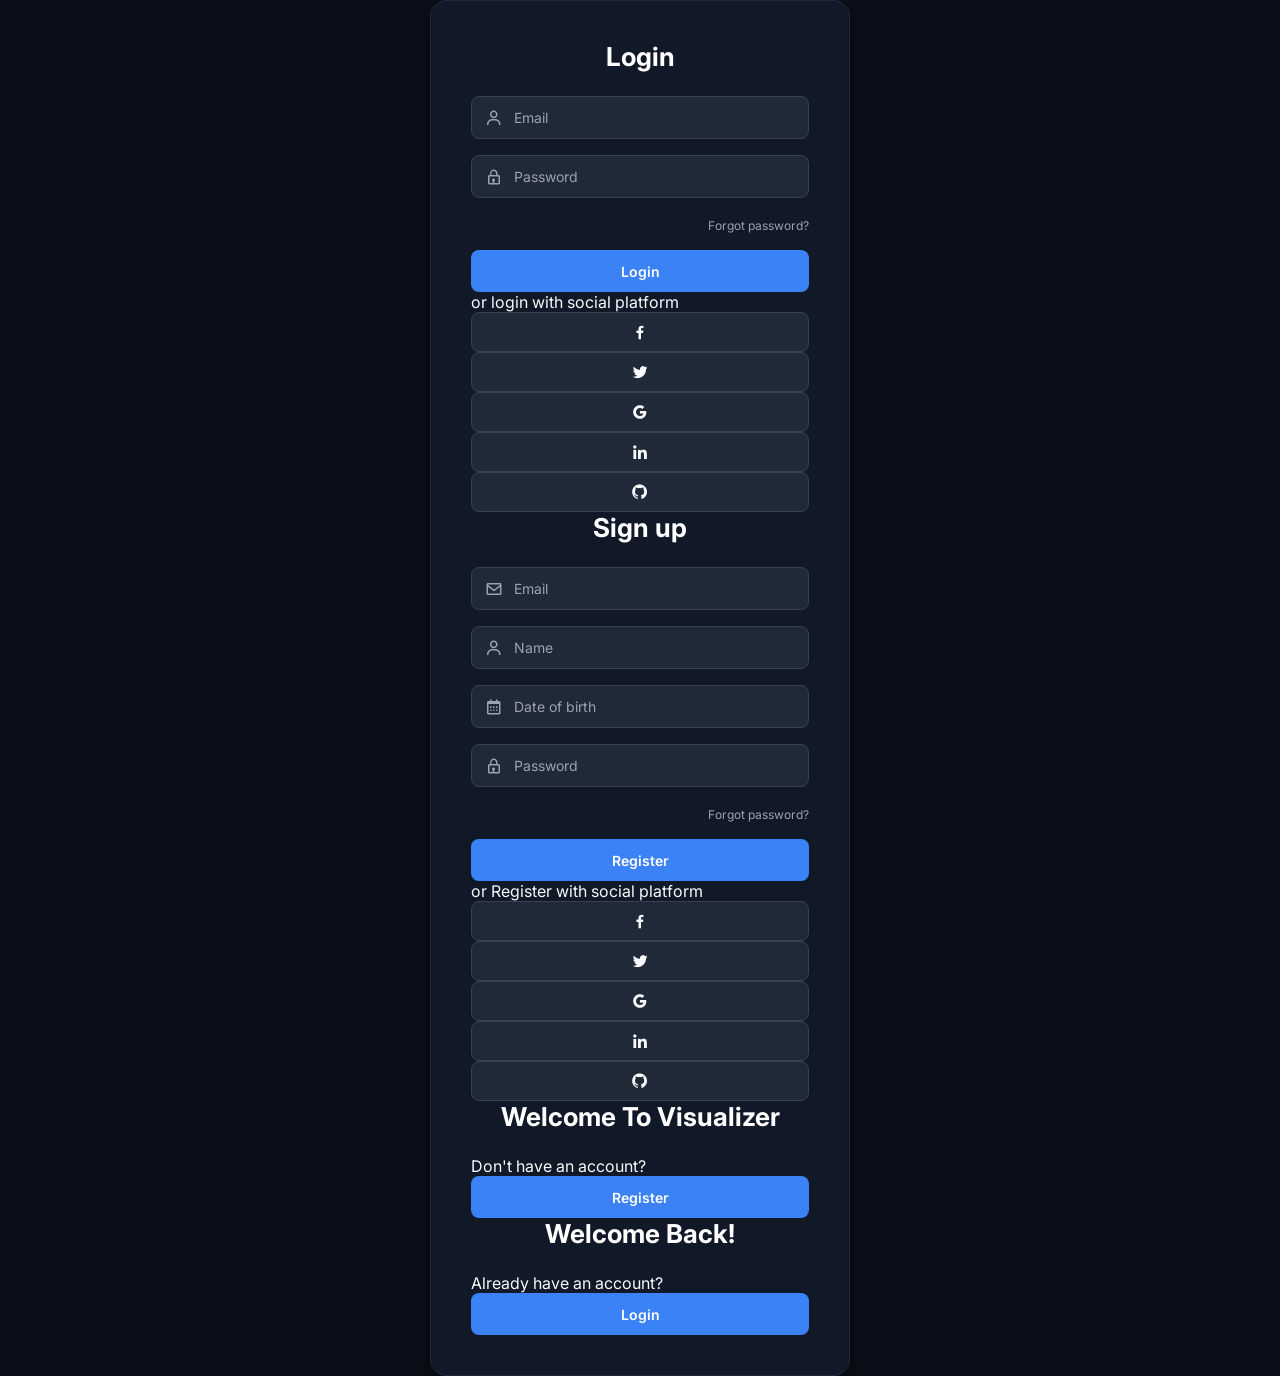
<file: index.html>
<!DOCTYPE html>
<html lang="en">

<head>
    <meta charset="UTF-8">
    <meta name="viewport" content="width=device-width, initial-scale=1.0">
    <link rel="stylesheet" href="login.css">
    <link rel="icon" type="image/x-icon" href="path/to/your/favicon.ico">


    <link href='https://unpkg.com/boxicons@2.1.4/css/boxicons.min.css' rel='stylesheet'>
    <title>Login</title>

</head>

<body>
    <div class="container">
        <div class="form-box login">
            <form action="">
                <h1>Login</h1>
                <div class="input-box">
                    <input type="email" placeholder="Email" required name="email">
                    <i class='bx  bx-user'></i>
                </div>
                <div class="input-box">
                    <input type="password" placeholder="Password" required name="password">
                    <i class='bx  bx-lock'></i>
                </div>
                <div class="forget-link">
                    <a href="#"> Forgot password?</a>
                </div>
                <button type="submit" class="btn">Login</button>
                <p>or login with social platform</p>
                <div class="social-icons">
                    <a href="#"><i class='bx bxl-facebook'></i></a>
                    <a href="#"><i class='bx bxl-twitter'></i></a>
                    <a href="#"><i class='bx bxl-google'></i></a>
                    <a href="#"><i class='bx bxl-linkedin'></i></a>
                    <a href="#"><i class='bx bxl-github'></i></a>
                </div>
            </form>
        </div>
        <div class="form-box register">
            <form action="">
                <h1>Sign up</h1>
                <div class="input-box">
                    <input type="email" placeholder="Email" required name="email">
                    <i class='bx  bx-envelope'></i>
                </div>
                <div class="input-box">
                    <input type="text" placeholder="Name" required name="name">
                    <i class='bx  bx-user'></i>
                </div>
                <div class="input-box">
                    <input type="text" placeholder="Date of birth" required name="dob" onfocus="this.type='date'"
                        onblur="if(!this.value)this.type='text'" class="date-input">
                    <i class='bx bx-calendar'></i>
                </div>
                <div class="input-box">
                    <input type="password" placeholder="Password" required name="password">
                    <i class='bx  bx-lock'></i>
                </div>
                <div class="forget-link">
                    <a href="#"> Forgot password?</a>
                </div>
                <button type="submit" class="btn">Register</button>
                <p>or Register with social platform</p>
                <div class="social-icons">
                    <a href="#"><i class='bx bxl-facebook'></i></a>
                    <a href="#"><i class='bx bxl-twitter'></i></a>
                    <a href="#"><i class='bx bxl-google'></i></a>
                    <a href="#"><i class='bx bxl-linkedin'></i></a>
                    <a href="#"><i class='bx bxl-github'></i></a>
                </div>
            </form>
        </div>
        <div class="toggle-box">
            <div class="toggle-panel toggle-left">
                <h1>Welcome To Visualizer</h1>
                <p>Don't have an account?</p>
                <button class="btn register-btn">Register</button>

            </div>
            <div class="toggle-panel toggle-Right">
                <h1> Welcome Back!</h1>
                <p>Already have an account?</p>
                <button class="btn login-btn">Login</button>

            </div>
        </div>
    </div>
    <script src="login.js" defer></script>
</body>

</html>
</file>
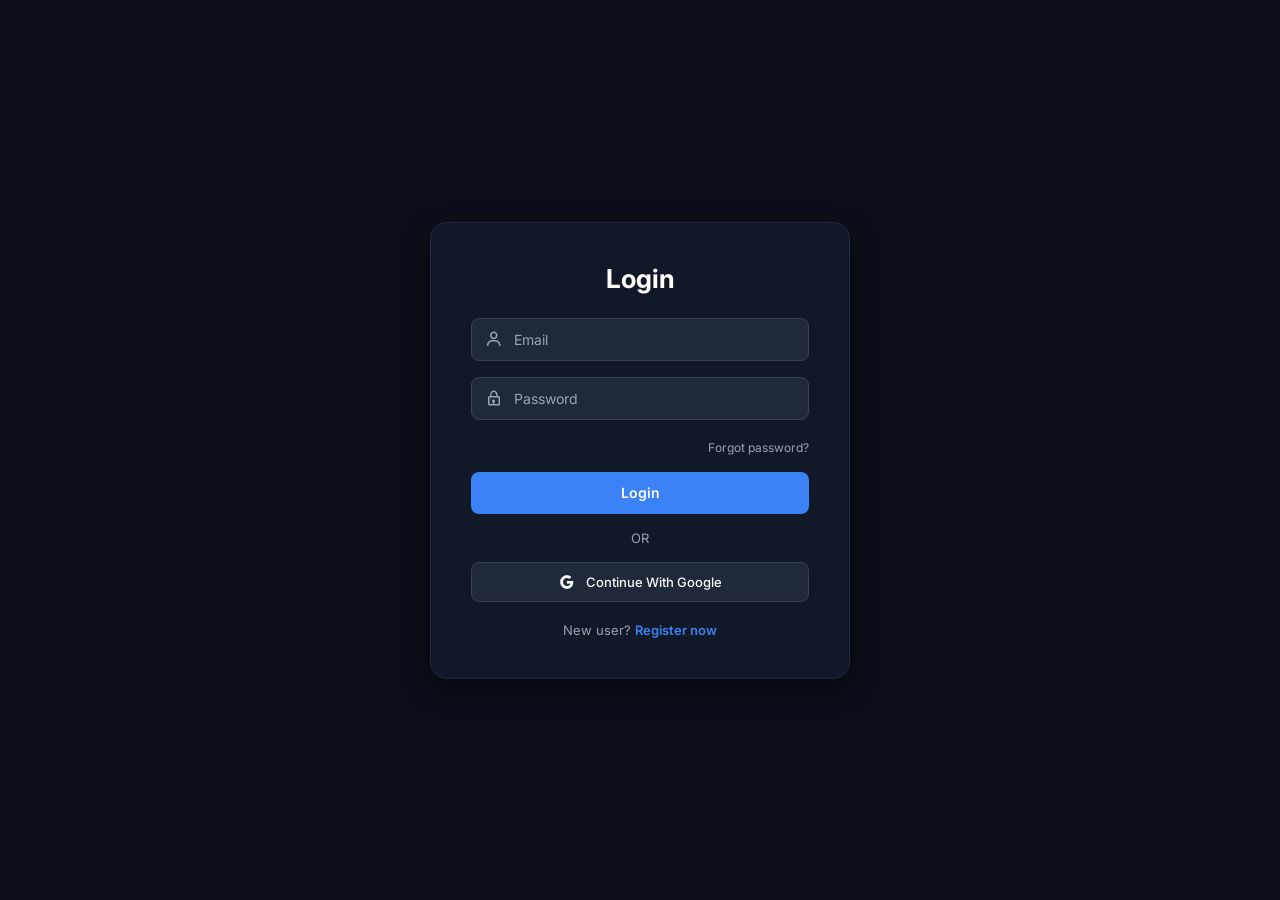
<file: login.html>
<!DOCTYPE html>
<html lang="en">

<head>
    <meta charset="UTF-8">
    <meta name="viewport" content="width=device-width, initial-scale=1.0">
    <link rel="stylesheet" href="login.css">
    <link rel="icon" type="image/x-icon" href="path/to/your/favicon.ico">
    <link href='https://unpkg.com/boxicons@2.1.4/css/boxicons.min.css' rel='stylesheet'>
    <title>Login / Register</title>
</head>

<body>
    <div class="container">
        
        <!-- Login Form Box -->
        <div class="form-box login">
            <form action="">
                <h1>Login</h1>
                <div class="input-box">
                    <input type="email" placeholder="Email" required name="email">
                    <i class='bx bx-user'></i>
                </div>
                <div class="input-box">
                    <input type="password" placeholder="Password" required name="password">
                    <i class='bx bx-lock'></i>
                </div>
                <div class="forget-link">
                    <a href="#">Forgot password?</a>
                </div>
                <button type="submit" class="btn">Login</button>
                <p class="or-text">OR</p>
                <div class="social-icons">
                  <a href="http://localhost:5000/api/auth/google">
                    <i class='bx bxl-google'></i>Continue With Google
                  </a>
                </div>
                <p class="switch-text">New user? <span id="to-register">Register now</span></p>
            </form>
        </div>

        <!-- Register Form Box (Initially Hidden) -->
        <div class="form-box register" style="display: none;">
            <form action="">
                <h1>Sign up</h1>
                <div class="input-box">
                    <input type="email" placeholder="Email" required name="email">
                    <i class='bx bx-envelope'></i>
                </div>
                <div class="input-box">
                    <input type="text" placeholder="Name" required name="name">
                    <i class='bx bx-user'></i>
                </div>
                <div class="input-box">
                    <input type="text" placeholder="Date of birth" required name="dob" onfocus="this.type='date'"
                        onblur="if(!this.value)this.type='text'" class="date-input">
                    <i class='bx bx-calendar'></i>
                </div>
                <div class="input-box">
                    <input type="password" placeholder="Password" required name="password">
                    <i class='bx bx-lock'></i>
                </div>
                <button type="submit" class="btn">Register</button>
                <p class="or-text">OR</p>
                <div class="social-icons">
                   <a href="http://localhost:5000/api/auth/google">
                    <i class='bx bxl-google'></i>Continue With Google
                   </a>
                </div>
                <p class="switch-text">Already have an account? <span id="to-login">Login here</span></p>
            </form>
        </div>

    </div>

    <script src="login.js" defer></script>
</body>

</html>
</file>
<file: login.css>
@import url('https://fonts.googleapis.com/css2?family=Inter:wght@400;500;600;700&display=swap');

* {
    margin: 0;
    padding: 0;
    box-sizing: border-box;
    font-family: 'Inter', sans-serif;
}

body {
    display: flex;
    justify-content: center;
    align-items: center;
    min-height: 100vh;
    background-color: #0b0f19;
    color: #f8fafc;
}

/* Simple Centered Container Card */
div.container {
    width: 420px;
    background: #111827;
    border-radius: 16px;
    border: 1px solid #1f2937;
    box-shadow: 0 10px 25px rgba(0, 0, 0, 0.5);
    padding: 40px;
}

.form-box {
    display: flex;
    align-items: center;
    justify-content: center;
    width: 100%;
}

form {
    width: 100%;
}

.container h1 {
    font-size: 26px;
    font-weight: 700;
    margin-bottom: 24px;
    color: #ffffff;
    text-align: center;
}

/* Inputs */
.input-box {
    position: relative;
    margin: 16px 0;
}

.input-box input {
    width: 100%;
    padding: 12px 16px 12px 42px;
    background: #1f2937;
    border-radius: 8px;
    border: 1px solid #374151;
    outline: none;
    font-size: 14px;
    color: #fff;
    transition: border-color 0.2s;
}

.input-box input:focus {
    border-color: #3b82f6;
}

.input-box input::placeholder {
    color: #9ca3af;
}

.input-box i {
    position: absolute;
    left: 14px;
    top: 50%;
    transform: translateY(-50%);
    font-size: 18px;
    color: #9ca3af;
}

.forget-link {
    margin: 6px 0 16px;
    text-align: right;
}

.forget-link a {
    color: #9ca3af;
    text-decoration: none;
    font-size: 12px;
}

.forget-link a:hover {
    color: #3b82f6;
}

/* Buttons */
button.btn {
    width: 100%;
    height: 42px;
    background: #3b82f6;
    border-radius: 8px;
    border: none;
    cursor: pointer;
    font-size: 14px;
    color: #fff;
    font-weight: 600;
    transition: background 0.2s;
}

button.btn:hover {
    background: #2563eb;
}

.or-text {
    font-size: 13px;
    color: #9ca3af;
    margin: 16px 0;
    text-align: center;
}

/* Social Login */
.social-icons a {
    display: flex;
    align-items: center;
    justify-content: center;
    gap: 10px;
    background-color: #1f2937;
    color: #f8fafc;
    border: 1px solid #374151;
    width: 100%;
    padding: 10px 16px;
    border-radius: 8px;
    text-decoration: none;
    font-size: 13px;
    font-weight: 500;
    transition: background 0.2s;
}

.social-icons a:hover {
    background-color: #374151;
}

.social-icons a i {
    font-size: 18px;
}

/* Switch Text (Register Now / Login Here) */
.switch-text {
    text-align: center;
    margin-top: 20px;
    font-size: 13px;
    color: #9ca3af;
}

.switch-text span {
    color: #3b82f6;
    cursor: pointer;
    font-weight: 600;
}

.switch-text span:hover {
    text-decoration: underline;
}

/* Date input styling */
.input-box input[type="date"] {
    color-scheme: dark;
    cursor: pointer;
}

.input-box input[type="date"]::-webkit-calendar-picker-indicator {
    filter: invert(0.8);
    cursor: pointer;
}
</file>
